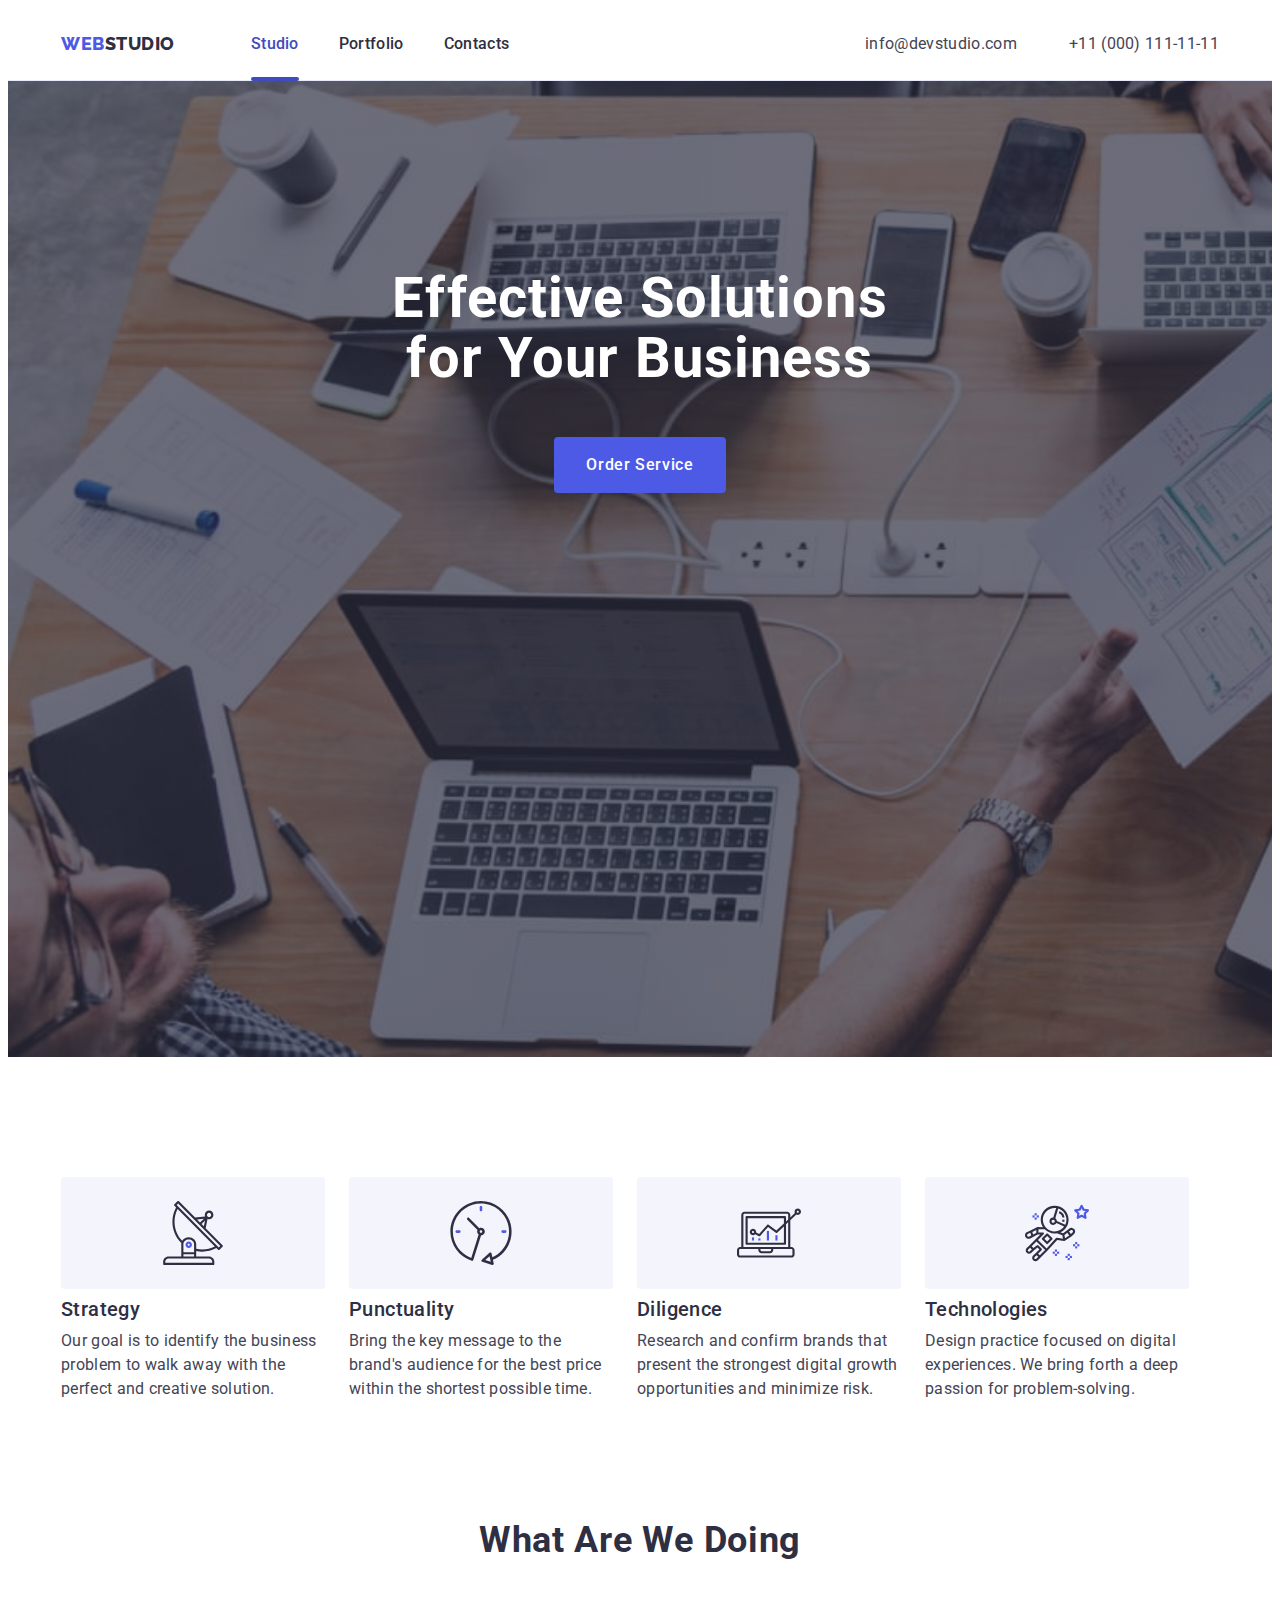
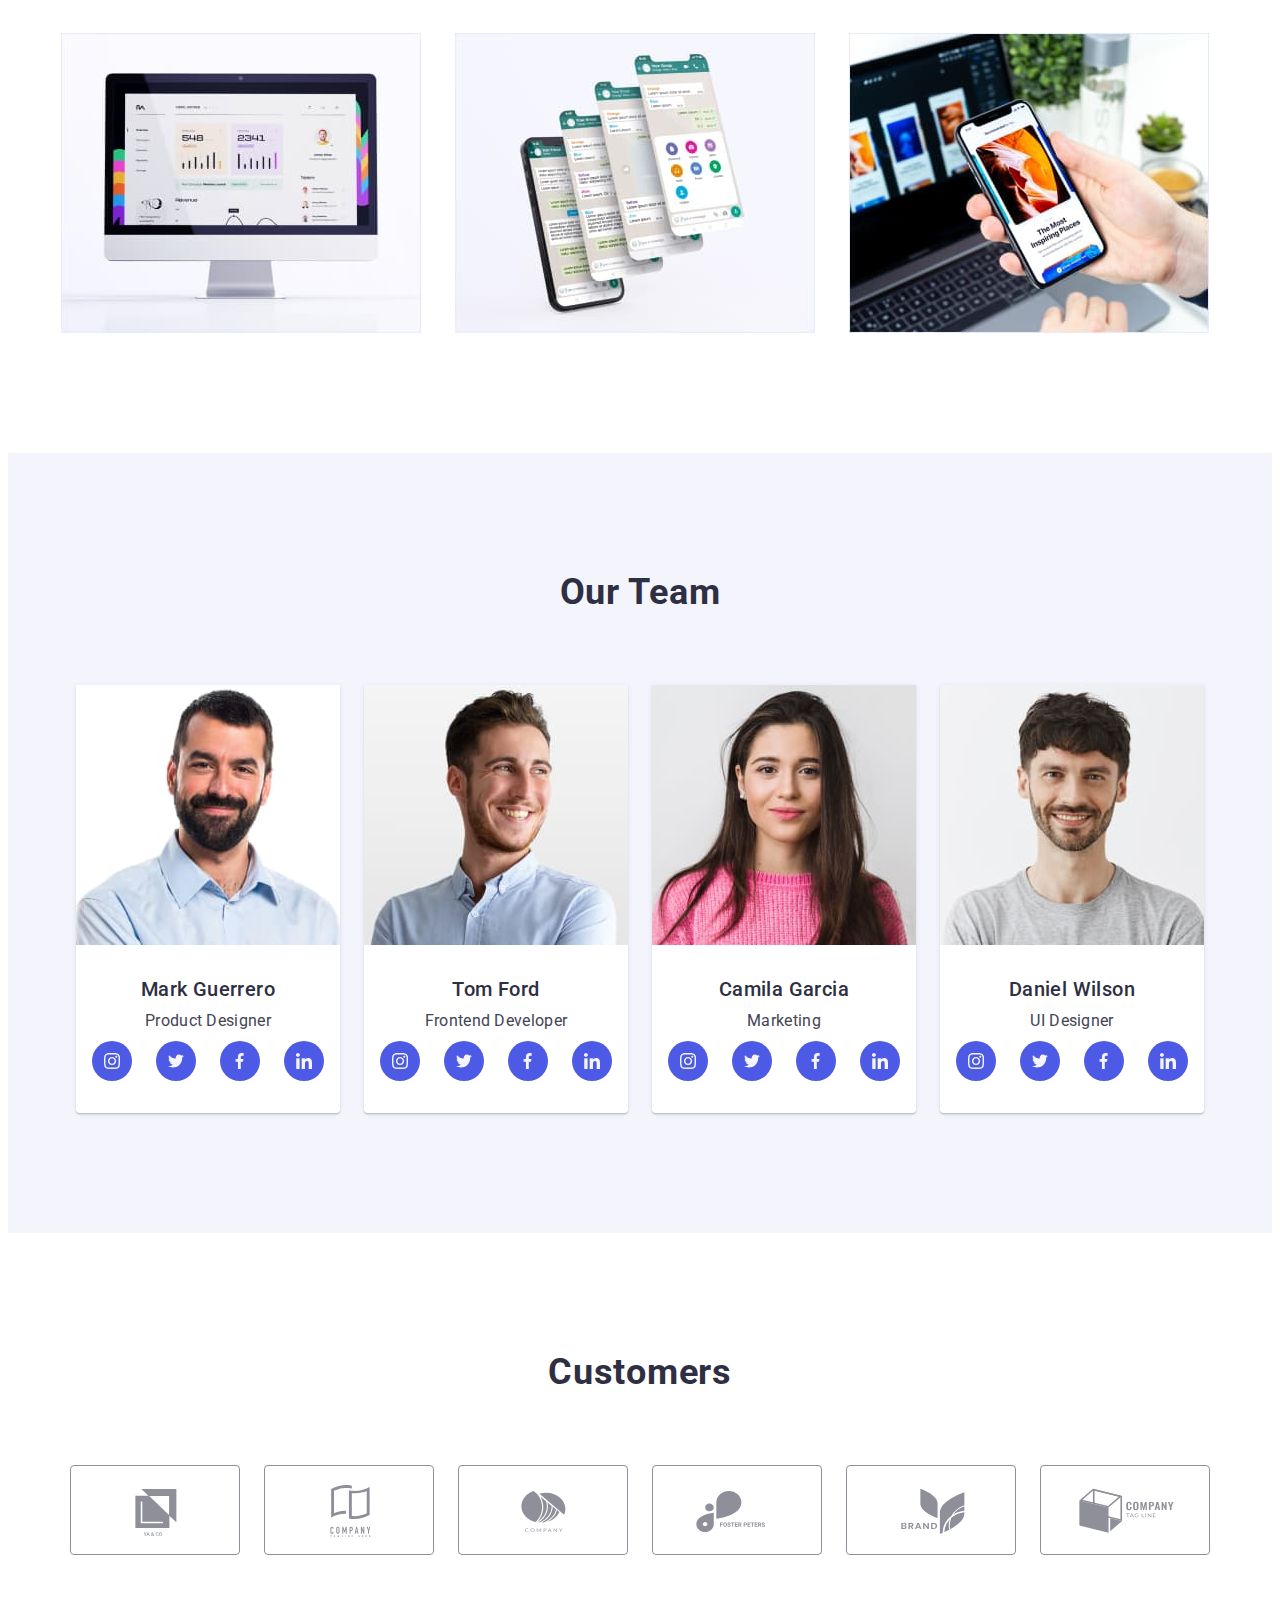
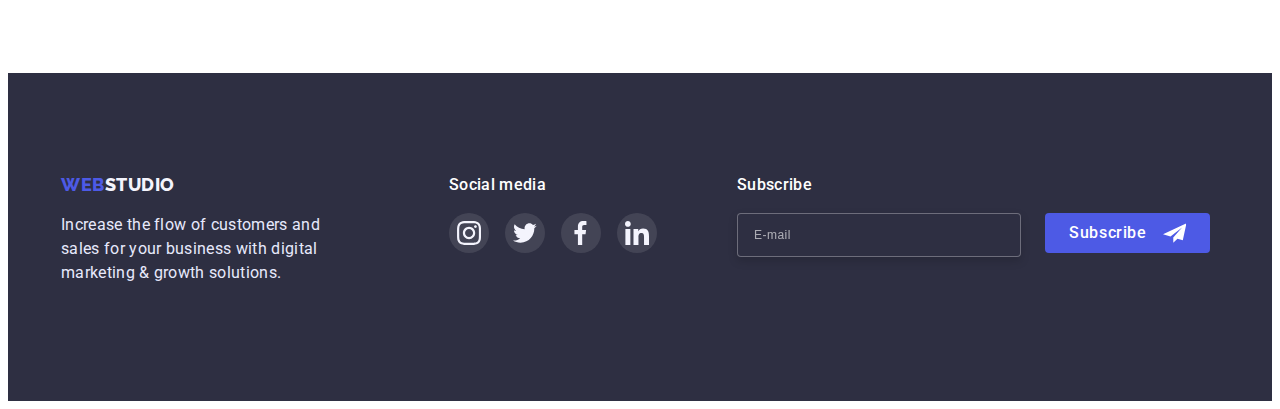
<file: index.html>
<!DOCTYPE html>
<html lang="en">
  <head>
    <meta charset="UTF-8" />
    <meta http-equiv="X-UA-Compatible" content="IE=edge" />
    <meta name="viewport" content="width=device-width, initial-scale=1.0" />
    <title>Studio</title>
    <link rel="preconnect" href="https://fonts.googleapis.com" />
    <link rel="preconnect" href="https://fonts.gstatic.com" crossorigin />
    <link
      href="https://fonts.googleapis.com/css2?family=Raleway:wght@800&family=Roboto:wght@400;500;700;900&display=swap"
      rel="stylesheet"
    />
    <link
      rel="stylesheet"
      href="https://cdnjs.cloudflare.com/ajax/libs/modern-normalize/1.1.0/modern-normalize.min.css"
      integrity="sha512-wpPYUAdjBVSE4KJnH1VR1HeZfpl1ub8YT/NKx4PuQ5NmX2tKuGu6U/JRp5y+Y8XG2tV+wKQpNHVUX03MfMFn9Q=="
      crossorigin="anonymous"
      referrerpolicy="no-referrer"
    />
    <link rel="stylesheet" href="./css/styles.css" />
    <link rel="stylesheet" href="./css/mobile.css" />
    <link rel="stylesheet" href="./css/tablet.css" />
    <link rel="stylesheet" href="./css/desktop.css" />
  </head>
  <body>
    <header class="page-header">
      <div class="container page-header-container">
        <nav class="header-navigation">
          <a class="header-logo" href="./index.html"
            ><span class="accent">Web</span>Studio</a
          >
          <ul class="header-list">
            <li class="header-item list">
              <a class="header-link link current" href="./index.html">Studio</a>
            </li>
            <li class="header-item list">
              <a class="header-link link" href="./portfolio.html">Portfolio</a>
            </li>
            <li class="header-item list">
              <a class="header-link link" href="">Contacts</a>
            </li>
          </ul>
        </nav>
        <address class="address">
          <ul class="box-address list">
            <li class="header-address-list">
              <a class="header-address link" href="mailto:info@devstudio.com"
                >info@devstudio.com</a
              >
            </li>
            <li class="header-address-list">
              <a class="header-address link" href="tel:+110001111111"
                >+11 (000) 111-11-11</a
              >
            </li>
          </ul>
        </address>
        <button type="button" class="mobile-menu-open js-open-menu">
          <svg class="mobile-menu-open-icon" width="32" height="22">
            <use href="./images/sprite.svg#icon-burger"></use>
          </svg>
        </button>
      </div>
      <div class="mobile-menu js-menu-container">
        <div class="container">
          <div>
            <button
              type="button"
              class="mobile-menu-close-button js-close-menu"
            >
              <svg class="mobile-close-icon" width="8" height="8">
                <use href="./images/sprite.svg#icon-close-vector"></use>
              </svg>
            </button>
            <ul class="mobile-menu-list list">
              <li class="mobile-menu-item">
                <a class="mobile-menu-link current link" href="./index.html"
                  >Studio</a
                >
              </li>
              <li class="mobile-menu-item">
                <a class="mobile-menu-link link" href="./portfolio.html"
                  >Portfolio</a
                >
              </li>
              <li class="mobile-menu-item">
                <a class="mobile-menu-link link" href="">Contacts</a>
              </li>
            </ul>
          </div>

          <div class="moble-menu-adress-container">
            <ul class="mobile-menu-adress list">
              <li class="mobile-menu-tel">
                <a class="mobile-tel-link link" href="tel:+110001111111"
                  >+11 (000) 111-11-11</a
                >
              </li>
              <li class="mobile-menu-mail">
                <a
                  class="mobile-mail-link link"
                  href="mailto:info@devstudio.com"
                  >info@devstudio.com</a
                >
              </li>
            </ul>
            <ul class="mobile-menu-social-list list">
              <li class="mobile-menu-social-item">
                <a href="" class="mobile-menu-social-link link">
                  <svg class="social-list-icon" width="24" height="24">
                    <use href="./images/sprite.svg#icon-instagram-2"></use>
                  </svg>
                </a>
              </li>
              <li class="mobile-menu-social-item">
                <a href="" class="mobile-menu-social-link">
                  <svg class="social-list-icon" width="24" height="24">
                    <use href="./images/sprite.svg#icon-twitter"></use>
                  </svg>
                </a>
              </li>
              <li class="mobile-menu-social-item">
                <a href="" class="mobile-menu-social-link">
                  <svg class="social-list-icon" width="24" height="24">
                    <use href="./images/sprite.svg#icon-facebook"></use>
                  </svg>
                </a>
              </li>
              <li class="mobile-menu-social-item">
                <a href="" class="mobile-menu-social-link">
                  <svg class="social-list-icon" width="24" height="24">
                    <use href="./images/sprite.svg#icon-linkedin"></use>
                  </svg>
                </a>
              </li>
            </ul>
          </div>
        </div>
      </div>
    </header>
    <main>
      <section class="service">
        <div class="container">
          <h1 class="service-title">Effective Solutions for Your Business</h1>
          <button class="service-button button" type="button" data-modal-open>
            Order Service
          </button>
        </div>
      </section>

      <section class="rules section">
        <div class="container">
          <h2 class="visually-hidden">features</h2>
          <ul class="rules-list list">
            <li class="rules-item">
              <div class="rules-block">
                <svg class="rules-list-icon" width="64" height="64">
                  <use href="./images/sprite.svg#icon-antenna"></use>
                </svg>
              </div>
              <h3 class="rules-title title">Strategy</h3>
              <p class="rules-text">
                Our goal is to identify the business problem to walk away with
                the perfect and creative solution.
              </p>
            </li>
            <li class="rules-item">
              <div class="rules-block">
                <svg class="rules-list-icon" width="64" height="64">
                  <use href="./images/sprite.svg#icon-clock"></use>
                </svg>
              </div>
              <h3 class="rules-title title">Punctuality</h3>
              <p class="rules-text">
                Bring the key message to the brand's audience for the best price
                within the shortest possible time.
              </p>
            </li>
            <li class="rules-item">
              <div class="rules-block">
                <svg class="rules-list-icon" width="64" height="64">
                  <use href="./images/sprite.svg#icon-diagram"></use>
                </svg>
              </div>
              <h3 class="rules-title title">Diligence</h3>
              <p class="rules-text">
                Research and confirm brands that present the strongest digital
                growth opportunities and minimize risk.
              </p>
            </li>
            <li class="rules-item">
              <div class="rules-block">
                <svg class="rules-list-icon" width="64" height="64">
                  <use href="./images/sprite.svg#icon-astronaut"></use>
                </svg>
              </div>
              <h3 class="rules-title title">Technologies</h3>
              <p class="rules-text">
                Design practice focused on digital experiences. We bring forth a
                deep passion for problem-solving.
              </p>
            </li>
          </ul>
        </div>
      </section>

      <section class="presentation section">
        <div class="container">
          <h2 class="presentation-title main-title">What are we doing</h2>
          <ul class="presentation-list list">
            <li class="presentation-item item">
              <img
                srcset="
                  ./images/Rectangle71.jpg    1x,
                  ./images/Rectangle71_2x.jpg 2x
                "
                class="presentation-image"
                src="./images/Rectangle71.jpg"
                alt="monitor"
                width="360"
              />
            </li>
            <li class="presentation-item item">
              <img
                srcset="
                  ./images/Rectangle71_1.jpg    1x,
                  ./images/Rectangle71_1_2x.jpg 2x
                "
                class="presentation-image"
                src="./images/Rectangle71_1.jpg"
                alt="information"
                width="360"
              />
            </li>
            <li class="presentation-item item">
              <img
                srcset="
                  ./images/Rectangle71_2.jpg    1x,
                  ./images/Rectangle71_2_2x.jpg 2x
                "
                class="presentation-image"
                src="./images/Rectangle71_2.jpg"
                alt="telephone"
                width="360"
              />
            </li>
          </ul>
        </div>
      </section>

      <section class="team section">
        <div class="container">
          <h2 class="team-title main-title">Our Team</h2>
          <ul class="team-list list">
            <li class="team-item">
              <picture>
                <source
                  srcset="./images/img.jpg 1x, ./images/img_2x.jpg 2x"
                  media="(min-width: 1200px)"
                />
                <source
                  srcset="./images/img-tab.jpg 1x, ./images/img-tab_2x.jpg 2x"
                  media="(min-width: 768px)"
                />
                <source
                  srcset="./images/img-mob.jpg 1x, ./images/img-mob_2x.jpg 2x"
                  media="(max-width: 767px)"
                />
                <img
                  class="team-photo"
                  src="./images/img-mob.jpg"
                  alt="product designer's photo"
                  width="264"
                />
              </picture>
              <div class="team-text">
                <h3 class="team-title-name title">Mark Guerrero</h3>
                <p class="team-about">Product Designer</p>
                <ul class="social-list list">
                  <li class="social-list-item">
                    <a href="" class="social-list-link">
                      <svg class="social-list-icon" width="16" height="16">
                        <use href="./images/sprite.svg#icon-instagram-2"></use>
                      </svg>
                    </a>
                  </li>
                  <li class="social-list-item">
                    <a href="" class="social-list-link">
                      <svg class="social-list-icon" width="16" height="16">
                        <use href="./images/sprite.svg#icon-twitter"></use>
                      </svg>
                    </a>
                  </li>
                  <li class="social-list-item">
                    <a href="" class="social-list-link">
                      <svg class="social-list-icon" width="16" height="16">
                        <use href="./images/sprite.svg#icon-facebook"></use>
                      </svg>
                    </a>
                  </li>
                  <li class="social-list-item">
                    <a href="" class="social-list-link">
                      <svg class="social-list-icon" width="16" height="16">
                        <use href="./images/sprite.svg#icon-linkedin"></use>
                      </svg>
                    </a>
                  </li>
                </ul>
              </div>
            </li>
            <li class="team-item">
              <picture
                ><source
                  srcset="./images/img1.jpg 1x, ./images/img-1_2x.jpg 2x"
                  media="(min-width: 1200px)" />
                <source
                  srcset="./images/img1-tab.jpg 1x, ./images/img1-tab_2x.jpg 2x"
                  media="(min-width: 768px)" />
                <source
                  srcset="./images/img1-mob.jpg 1x, ./images/img1-mob_2x.jpg 2x"
                  media="(max-width: 767px)" />
                <img
                  class="team-photo"
                  src="./images/img1-mob.jpg"
                  alt="frontend developer photo"
                  width="264"
              /></picture>
              <div class="team-text">
                <h3 class="team-title-name title">Tom Ford</h3>
                <p class="team-about">Frontend Developer</p>
                <ul class="social-list list">
                  <li class="social-list-item">
                    <a href="" class="social-list-link">
                      <svg class="social-list-icon" width="16" height="16">
                        <use href="./images/sprite.svg#icon-instagram-2"></use>
                      </svg>
                    </a>
                  </li>
                  <li class="social-list-item">
                    <a href="" class="social-list-link">
                      <svg class="social-list-icon" width="16" height="16">
                        <use href="./images/sprite.svg#icon-twitter"></use>
                      </svg>
                    </a>
                  </li>
                  <li class="social-list-item">
                    <a href="" class="social-list-link">
                      <svg class="social-list-icon" width="16" height="16">
                        <use href="./images/sprite.svg#icon-facebook"></use>
                      </svg>
                    </a>
                  </li>
                  <li class="social-list-item">
                    <a href="" class="social-list-link">
                      <svg class="social-list-icon" width="16" height="16">
                        <use href="./images/sprite.svg#icon-linkedin"></use>
                      </svg>
                    </a>
                  </li>
                </ul>
              </div>
            </li>
            <li class="team-item">
              <picture>
                <source
                  srcset="./images/img2.jpg 1x, ./images/img-2_2x.jpg 2x"
                  media="(min-width: 1200px)"
                />
                <source
                  srcset="./images/img2-tab.jpg 1x, ./images/img2-tab_2x.jpg 2x"
                  media="(min-width: 768px)"
                />
                <source
                  srcset="./images/img2-mob.jpg 1x, ./images/img2-mob_2x.jpg 2x"
                  media="(max-width: 767px)"
                />
                <img
                  class="team-photo"
                  src="./images/img2-mob.jpg"
                  alt="photo of a marketer"
                  width="264"
                />
              </picture>
              <div class="team-text">
                <h3 class="team-title-name title">Camila Garcia</h3>
                <p class="team-about">Marketing</p>
                <ul class="social-list list">
                  <li class="social-list-item">
                    <a href="" class="social-list-link">
                      <svg class="social-list-icon" width="16" height="16">
                        <use href="./images/sprite.svg#icon-instagram-2"></use>
                      </svg>
                    </a>
                  </li>
                  <li class="social-list-item">
                    <a href="" class="social-list-link">
                      <svg class="social-list-icon" width="16" height="16">
                        <use href="./images/sprite.svg#icon-twitter"></use>
                      </svg>
                    </a>
                  </li>
                  <li class="social-list-item">
                    <a href="" class="social-list-link">
                      <svg class="social-list-icon" width="16" height="16">
                        <use href="./images/sprite.svg#icon-facebook"></use>
                      </svg>
                    </a>
                  </li>
                  <li class="social-list-item">
                    <a href="" class="social-list-link">
                      <svg class="social-list-icon" width="16" height="16">
                        <use href="./images/sprite.svg#icon-linkedin"></use>
                      </svg>
                    </a>
                  </li>
                </ul>
              </div>
            </li>
            <li class="team-item">
              <picture>
                <source
                  srcset="./images/img3.jpg 1x, ./images/img-3_2x.jpg 2x"
                  media="(min-width: 1200px)"
                />
                <source
                  srcset="./images/img3-tab.jpg 1x, ./images/img3-tab_2x.jpg 2x"
                  media="(min-width: 768px)"
                />
                <source
                  srcset="./images/img3-mob.jpg 1x, ./images/img3-mob_2x.jpg 2x"
                  media="(max-width: 767px)"
                />
                <img
                  class="team-photo"
                  src="./images/img3-mob.jpg"
                  alt="designer's photo"
                  width="264"
                />
              </picture>
              <div class="team-text">
                <h3 class="team-title-name">Daniel Wilson</h3>
                <p class="team-about">UI Designer</p>
                <ul class="social-list list">
                  <li class="social-list-item">
                    <a href="" class="social-list-link">
                      <svg class="social-list-icon" width="16" height="16">
                        <use href="./images/sprite.svg#icon-instagram-2"></use>
                      </svg>
                    </a>
                  </li>
                  <li class="social-list-item">
                    <a href="" class="social-list-link">
                      <svg class="social-list-icon" width="16" height="16">
                        <use href="./images/sprite.svg#icon-twitter"></use>
                      </svg>
                    </a>
                  </li>
                  <li class="social-list-item">
                    <a href="" class="social-list-link">
                      <svg class="social-list-icon" width="16" height="16">
                        <use href="./images/sprite.svg#icon-facebook"></use>
                      </svg>
                    </a>
                  </li>
                  <li class="social-list-item">
                    <a href="" class="social-list-link">
                      <svg class="social-list-icon" width="16" height="16">
                        <use href="./images/sprite.svg#icon-linkedin"></use>
                      </svg>
                    </a>
                  </li>
                </ul>
              </div>
            </li>
          </ul>
        </div>
      </section>
      <section class="customers section">
        <div class="container">
          <h2 class="customers-title">Customers</h2>
          <ul class="customers-list list">
            <li class="customers-item">
              <a href="" class="customers-link">
                <svg class="customers-link-icon" width="104" height="56">
                  <use href="./images/sprite.svg#icon-ya-and-co"></use>
                </svg>
              </a>
            </li>
            <li class="customers-item">
              <a href="" class="customers-link">
                <svg class="customers-link-icon" width="104" height="56">
                  <use href="./images/sprite.svg#icon-company"></use>
                </svg>
              </a>
            </li>
            <li class="customers-item">
              <a href="" class="customers-link">
                <svg class="customers-link-icon" width="104" height="56">
                  <use href="./images/sprite.svg#icon-company2"></use>
                </svg>
              </a>
            </li>
            <li class="customers-item">
              <a href="" class="customers-link">
                <svg class="customers-link-icon" width="104" height="56">
                  <use href="./images/sprite.svg#icon-foster-peters"></use>
                </svg>
              </a>
            </li>
            <li class="customers-item">
              <a href="" class="customers-link">
                <svg class="customers-link-icon" width="104" height="56">
                  <use href="./images/sprite.svg#icon-brand"></use>
                </svg>
              </a>
            </li>
            <li class="customers-item">
              <a href="" class="customers-link">
                <svg class="customers-link-icon" width="104" height="56">
                  <use href="./images/sprite.svg#icon-tag-line"></use>
                </svg>
              </a>
            </li>
          </ul>
        </div>
      </section>
    </main>
    <footer class="footer">
      <div class="footer-container container">
        <div class="container-logo">
          <a class="footer-logo link" href="./index.html"
            ><span class="accent">Web</span>Studio</a
          >
          <p class="footer-text">
            Increase the flow of customers and sales for your business with
            digital marketing & growth solutions.
          </p>
        </div>
        <div class="container-social">
          <h2 class="footer-title">Social media</h2>
          <ul class="footer-list list">
            <li class="footer-list-item">
              <a href="" class="footer-list-link">
                <svg class="footer-list-icon" width="24" height="24">
                  <use href="./images/sprite.svg#icon-instagram-2"></use>
                </svg>
              </a>
            </li>
            <li class="footer-list-item">
              <a href="" class="footer-list-link">
                <svg class="footer-list-icon" width="24" height="24">
                  <use href="./images/sprite.svg#icon-twitter"></use>
                </svg>
              </a>
            </li>
            <li class="footer-list-item">
              <a href="" class="footer-list-link">
                <svg class="footer-list-icon" width="24" height="24">
                  <use href="./images/sprite.svg#icon-facebook"></use>
                </svg>
              </a>
            </li>
            <li class="footer-list-item">
              <a href="" class="footer-list-link">
                <svg class="footer-list-icon" width="24" height="24">
                  <use href="./images/sprite.svg#icon-linkedin"></use>
                </svg>
              </a>
            </li>
          </ul>
        </div>
        <div class="container-subscribe">
          <form class="form-subscribe">
            <p class="text-subscribe">Subscribe</p>
            <div class="subscribe-message">
              <label class="subscribe-field">
                <input
                  type="email"
                  name="user-email"
                  class="email-form-input"
                  required
                  placeholder="E-mail"
                />
              </label>
              <button type="submit" class="subscribe-button button">
                Subscribe
                <svg class="telegram-vector" width="24" height="20">
                  <use href="./images/sprite.svg#icon-telegram"></use>
                </svg>
              </button>
            </div>
          </form>
        </div>
      </div>
    </footer>
    <div class="backdrop is-hidden" data-modal>
      <div class="modal">
        <button type="button" class="modal-close-button" data-modal-close>
          <svg class="modal-close-button-vector" width="8" height="8">
            <use href="./images/sprite.svg#icon-close-vector"></use>
          </svg>
        </button>
        <form class="modal-form">
          <p class="modal-text">
            Leave your contacts and we will call you back
          </p>
          <label class="modal-form-field">
            <span class="modal-form-input-descr-name"> Name </span>
            <span class="modal-form-input-wrapper">
              <input
                type="text"
                name="user-name"
                class="modal-form-input"
                required
                pattern="[a-zA-Zа-яА-Я]+$"
                minlength="2"
              />
              <svg class="modal-form-input-icon" width="12" height="12">
                <use href="./images/sprite.svg#icon-name"></use>
              </svg>
            </span>
          </label>
          <label class="modal-form-field">
            <span class="modal-form-input-descr"> Phone </span>
            <span class="modal-form-input-wrapper">
              <input
                type="tel"
                name="user-phone-number"
                class="modal-form-input"
                required
                pattern="[0-9]{3}-[0-9]{3}-[0-9]{2}-[0-9]{2}"
                title="xxx-xxx-xx-xx"
              />
              <svg class="modal-form-input-icon" width="13" height="13">
                <use href="./images/sprite.svg#icon-phone"></use>
              </svg>
            </span>
          </label>
          <label class="modal-form-field">
            <span class="modal-form-input-descr"> Email </span>
            <span class="modal-form-input-wrapper">
              <input
                type="email"
                name="user-email"
                class="modal-form-input"
                required
              />
              <svg class="modal-form-input-icon" width="15" height="12">
                <use href="./images/sprite.svg#icon-email"></use>
              </svg>
            </span>
          </label>
          <label class="modal-form-field-message">
            <span class="modal-form-input-descr"> Comment </span>
            <textarea
              name="user-message"
              class="modal-form-message"
              placeholder="Text input"
            ></textarea>
          </label>
          <input
            id="user-policy"
            type="checkbox"
            name="user-policy"
            class="modal-form-check visually-hidden"
          />
          <label for="user-policy" class="modal-form-check-desc"
            >I accept the terms and conditions of the&nbsp;
            <a class="user-policy-link" href="">Privacy Policy</a></label
          >
          <button type="submit" class="modal-form-submit button">Send</button>
        </form>
      </div>
    </div>
    <script src="./js/mobile-menu.js"></script>
    <script src="./js/modal.js"></script>
  </body>
</html>
</file>
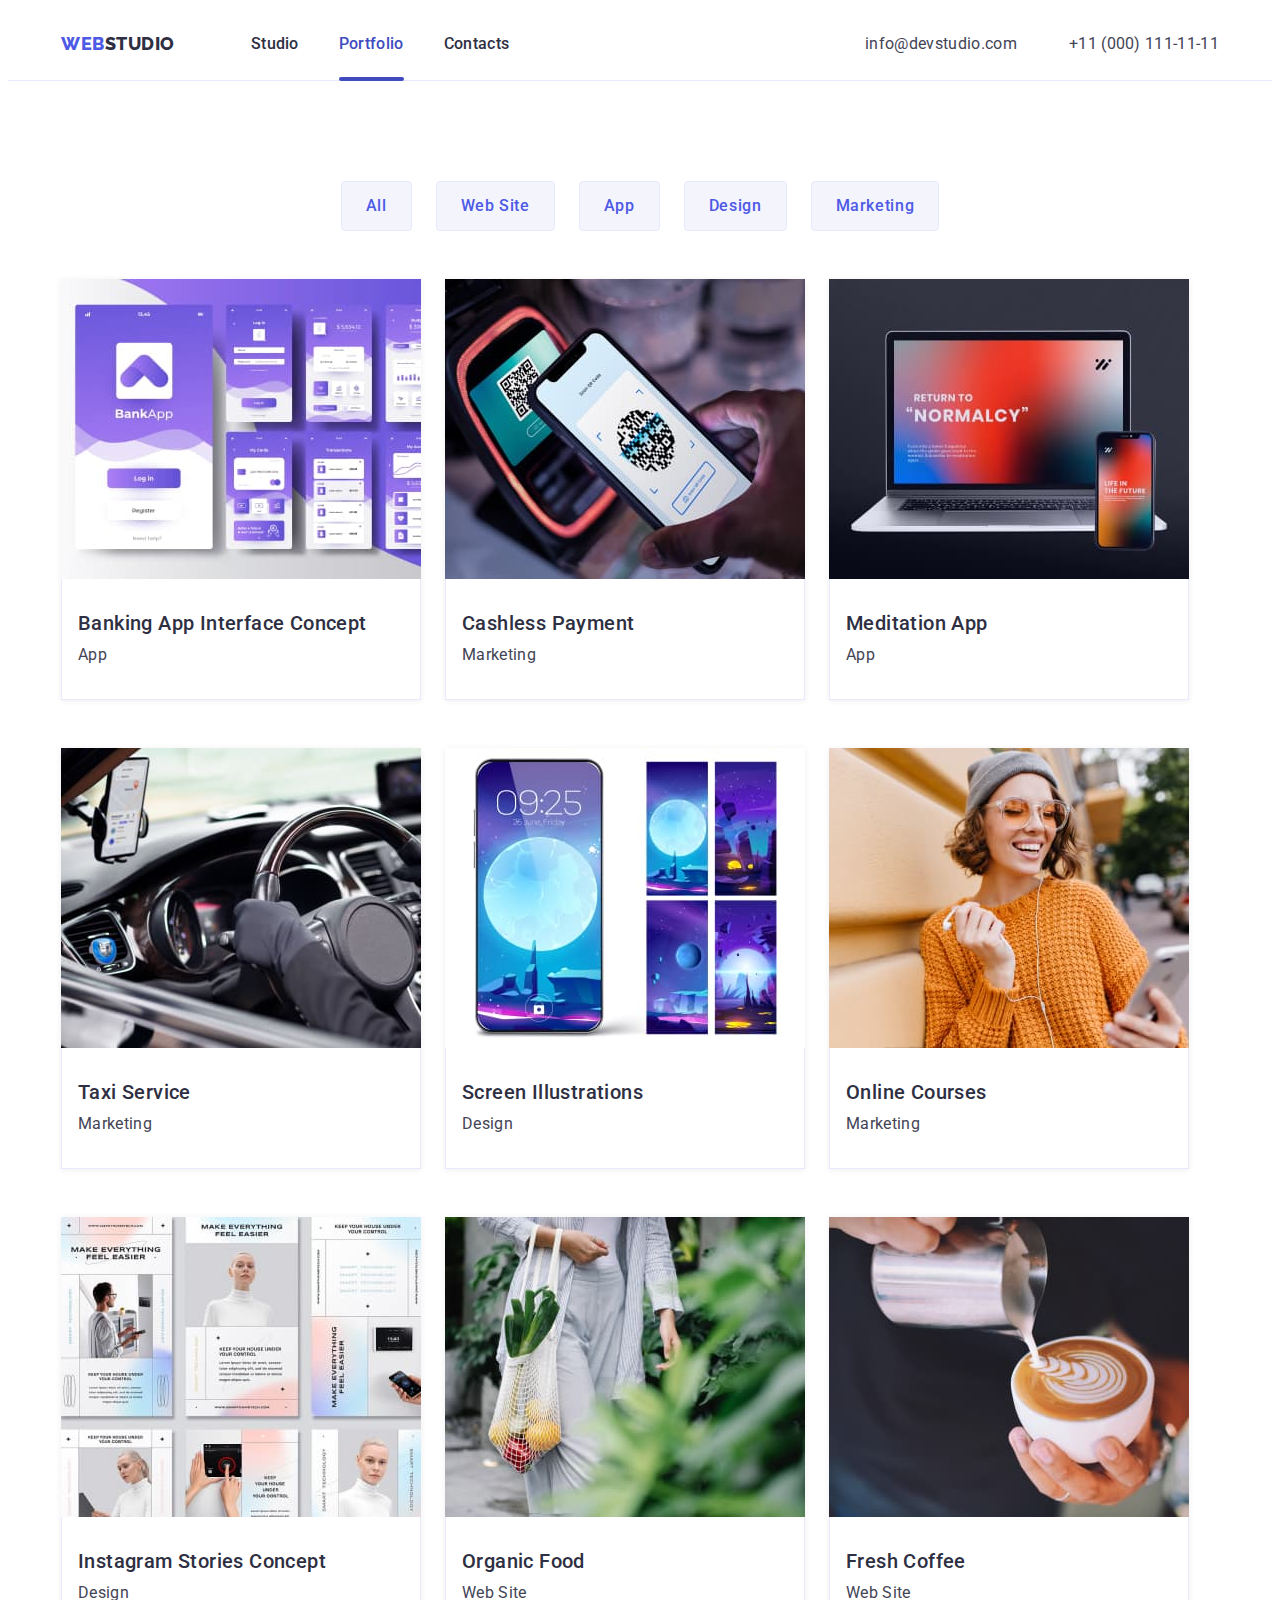
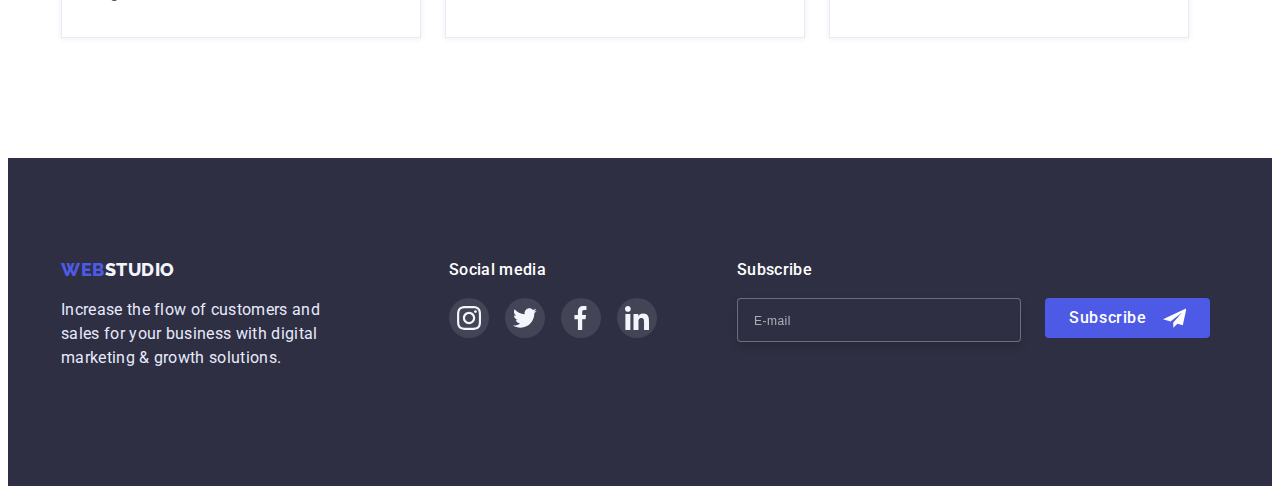
<file: portfolio.html>
<!DOCTYPE html>
<html lang="en">
  <head>
    <meta charset="UTF-8" />
    <meta http-equiv="X-UA-Compatible" content="IE=edge" />
    <meta name="viewport" content="width=device-width, initial-scale=1.0" />
    <title>Portfolio</title>
    <link rel="preconnect" href="https://fonts.googleapis.com" />
    <link rel="preconnect" href="https://fonts.gstatic.com" crossorigin />
    <link
      href="https://fonts.googleapis.com/css2?family=Raleway:wght@800&family=Roboto:wght@400;500;700;900&display=swap"
      rel="stylesheet"
    />
    <link
      rel="stylesheet"
      href="https://cdnjs.cloudflare.com/ajax/libs/modern-normalize/1.1.0/modern-normalize.min.css"
      integrity="sha512-wpPYUAdjBVSE4KJnH1VR1HeZfpl1ub8YT/NKx4PuQ5NmX2tKuGu6U/JRp5y+Y8XG2tV+wKQpNHVUX03MfMFn9Q=="
      crossorigin="anonymous"
      referrerpolicy="no-referrer"
    />
    <link rel="stylesheet" href="./css/styles.css" />
    <link rel="stylesheet" href="./css/mobile.css" />
    <link rel="stylesheet" href="./css/tablet.css" />
    <link rel="stylesheet" href="./css/desktop.css" />
  </head>
  <body>
    <header class="page-header">
      <div class="container page-header-container">
        <nav class="header-navigation">
          <a class="header-logo" href="./index.html"
            ><span class="accent">Web</span>Studio</a
          >

          <ul class="header-list">
            <li class="header-item list">
              <a class="header-link link" href="./index.html">Studio</a>
            </li>
            <li class="header-item list">
              <a class="header-link link current" href="./portfolio.html"
                >Portfolio</a
              >
            </li>
            <li class="header-item list">
              <a class="header-link link" href="">Contacts</a>
            </li>
          </ul>
        </nav>
        <address class="address">
          <ul class="box-address list">
            <li class="header-address-list">
              <a class="header-address link" href="mailto:info@devstudio.com"
                >info@devstudio.com</a
              >
            </li>
            <li class="header-address-list">
              <a class="header-address link" href="tel:+110001111111"
                >+11 (000) 111-11-11</a
              >
            </li>
          </ul>
        </address>
        <button type="button" class="mobile-menu-open js-open-menu">
          <svg class="mobile-menu-open-icon" width="32" height="22">
            <use href="./images/sprite.svg#icon-burger"></use>
          </svg>
        </button>
      </div>
      <div class="mobile-menu js-menu-container">
        <div class="container">
          <div>
            <button
              type="button"
              class="mobile-menu-close-button js-close-menu"
            >
              <svg class="mobile-close-icon" width="8" height="8">
                <use href="./images/sprite.svg#icon-close-vector"></use>
              </svg>
            </button>
            <ul class="mobile-menu-list list">
              <li class="mobile-menu-item">
                <a class="mobile-menu-link link" href="./index.html">Studio</a>
              </li>
              <li class="mobile-menu-item">
                <a class="mobile-menu-link current link" href="./portfolio.html"
                  >Portfolio</a
                >
              </li>
              <li class="mobile-menu-item">
                <a class="mobile-menu-link link" href="">Contacts</a>
              </li>
            </ul>
          </div>

          <div class="moble-menu-adress-container">
            <ul class="mobile-menu-adress list">
              <li class="mobile-menu-tel">
                <a class="mobile-tel-link link" href="tel:+110001111111"
                  >+11 (000) 111-11-11</a
                >
              </li>
              <li class="mobile-menu-mail">
                <a
                  class="mobile-mail-link link"
                  href="mailto:info@devstudio.com"
                  >info@devstudio.com</a
                >
              </li>
            </ul>
            <ul class="mobile-menu-social-list list">
              <li class="mobile-menu-social-item">
                <a href="" class="mobile-menu-social-link link">
                  <svg class="social-list-icon" width="24" height="24">
                    <use href="./images/sprite.svg#icon-instagram-2"></use>
                  </svg>
                </a>
              </li>
              <li class="mobile-menu-social-item">
                <a href="" class="mobile-menu-social-link">
                  <svg class="social-list-icon" width="24" height="24">
                    <use href="./images/sprite.svg#icon-twitter"></use>
                  </svg>
                </a>
              </li>
              <li class="mobile-menu-social-item">
                <a href="" class="mobile-menu-social-link">
                  <svg class="social-list-icon" width="24" height="24">
                    <use href="./images/sprite.svg#icon-facebook"></use>
                  </svg>
                </a>
              </li>
              <li class="mobile-menu-social-item">
                <a href="" class="mobile-menu-social-link">
                  <svg class="social-list-icon" width="24" height="24">
                    <use href="./images/sprite.svg#icon-linkedin"></use>
                  </svg>
                </a>
              </li>
            </ul>
          </div>
        </div>
      </div>
    </header>
    <main>
      <section class="portfolio section">
        <div class="container">
          <h1 class="visually-hidden">Portfolio</h1>
          <ul class="portfolio-list-button list main-title">
            <li class="portfolio-item">
              <button class="portfolio-button button" type="button">All</button>
            </li>
            <li class="portfolio-item">
              <button class="portfolio-button button" type="button">
                Web Site
              </button>
            </li>
            <li class="portfolio-item">
              <button class="portfolio-button button" type="button">App</button>
            </li>
            <li class="portfolio-item">
              <button class="portfolio-button button" type="button">
                Design
              </button>
            </li>
            <li class="portfolio-item">
              <button class="portfolio-button button" type="button">
                Marketing
              </button>
            </li>
          </ul>

          <ul class="portfolio-list-img list">
            <li class="portfolio-item-img item">
              <a class="portfolio-link link" href="#">
                <div class="portfolio-wrapper">
                  <picture>
                    <source
                      srcset="./images/app.jpg 1x, ./images/app_2x.jpg 2x"
                      media="(min-width: 1200px)"
                    />
                    <source
                      srcset="
                        ./images/app_tab.jpg    1x,
                        ./images/app_tab_2x.jpg 2x
                      "
                      media="(min-width: 768px)"
                    />
                    <source
                      srcset="
                        ./images/app_mob.jpg    1x,
                        ./images/app_mob_2x.jpg 2x
                      "
                      media="(max-width: 767px)"
                    />
                    <img
                      class="portfolio-img"
                      src="./images/app_mob.jpg"
                      alt="app"
                      width="396"
                      height="280"
                    />
                  </picture>
                  <p class="overlay">
                    14 Stylish and User-Friendly App Design Concepts · Task
                    Manager App · Calorie Tracker App · Exotic Fruit Ecommerce
                    App · Cloud Storage App
                  </p>
                </div>
                <div class="portfolio-about">
                  <h2 class="portfolio-title title">
                    Banking App Interface Concept
                  </h2>
                  <p class="portfolio-text">App</p>
                </div>
              </a>
            </li>
            <li class="portfolio-item-img item">
              <a class="portfolio-link link" href="#">
                <div class="portfolio-wrapper">
                  <picture>
                    <source
                      srcset="
                        ./images/payment.jpg    1x,
                        ./images/payment_2x.jpg 2x
                      "
                      media="(min-width: 1200px)"
                    />
                    <source
                      srcset="
                        ./images/payment_tab.jpg    1x,
                        ./images/payment_tab_2x.jpg 2x
                      "
                      media="(min-width: 768px)"
                    />
                    <source
                      srcset="
                        ./images/payment_mob.jpg    1x,
                        ./images/payment_mob_2x.jpg 2x
                      "
                      media="(max-width: 767px)"
                    />
                    <img
                      class="portfolio-img"
                      src="./images/payment_mob.jpg"
                      alt="app"
                      width="396"
                      height="280"
                    />
                  </picture>
                  <p class="overlay">
                    14 Stylish and User-Friendly App Design Concepts · Task
                    Manager App · Calorie Tracker App · Exotic Fruit Ecommerce
                    App · Cloud Storage App
                  </p>
                </div>
                <div class="portfolio-about">
                  <h2 class="portfolio-title title">Cashless Payment</h2>
                  <p class="portfolio-text">Marketing</p>
                </div>
              </a>
            </li>
            <li class="portfolio-item-img item">
              <a class="portfolio-link link" href="#">
                <div class="portfolio-wrapper">
                  <picture>
                    <source
                      srcset="
                        ./images/meditation_app.jpg    1x,
                        ./images/meditation_app_2x.jpg 2x
                      "
                      media="(min-width: 1200px)"
                    />
                    <source
                      srcset="
                        ./images/meditation_app_tab.jpg    1x,
                        ./images/meditation_app_tab_2x.jpg 2x
                      "
                      media="(min-width: 768px)"
                    />
                    <source
                      srcset="
                        ./images/meditation_app_mob.jpg    1x,
                        ./images/meditation_app_mob_2x.jpg 2x
                      "
                      media="(max-width: 767px)"
                    />
                    <img
                      class="portfolio-img"
                      src="./images/meditation_app_mob.jpg"
                      alt="app"
                      width="396"
                      height="280"
                    />
                  </picture>
                  <p class="overlay">
                    14 Stylish and User-Friendly App Design Concepts · Task
                    Manager App · Calorie Tracker App · Exotic Fruit Ecommerce
                    App · Cloud Storage App
                  </p>
                </div>
                <div class="portfolio-about">
                  <h2 class="portfolio-title title">Meditation App</h2>
                  <p class="portfolio-text">App</p>
                </div>
              </a>
            </li>
            <li class="portfolio-item-img item">
              <a class="portfolio-link link" href="#">
                <div class="portfolio-wrapper">
                  <picture>
                    <source
                      srcset="
                        ./images/taxi_service.jpg    1x,
                        ./images/taxi-service_2x.jpg 2x
                      "
                      media="(min-width: 1200px)"
                    />
                    <source
                      srcset="
                        ./images/taxi_service_tab.jpg    1x,
                        ./images/taxi_service_tab_2x.jpg 2x
                      "
                      media="(min-width: 768px)"
                    />
                    <source
                      srcset="
                        ./images/taxi_service_mob.jpg    1x,
                        ./images/taxi_service_mob_2x.jpg 2x
                      "
                      media="(max-width: 767px)"
                    />
                    <img
                      class="portfolio-img"
                      src="./images/taxi_service_mob.jpg"
                      alt="app"
                      width="396"
                      height="280"
                    />
                  </picture>
                  <p class="overlay">
                    14 Stylish and User-Friendly App Design Concepts · Task
                    Manager App · Calorie Tracker App · Exotic Fruit Ecommerce
                    App · Cloud Storage App
                  </p>
                </div>
                <div class="portfolio-about">
                  <h2 class="portfolio-title title">Taxi Service</h2>
                  <p class="portfolio-text">Marketing</p>
                </div>
              </a>
            </li>
            <li class="portfolio-item-img item">
              <a class="portfolio-link link" href="#">
                <div class="portfolio-wrapper">
                  <picture>
                    <source
                      srcset="./images/screen.jpg 1x, ./images/screen_2x.jpg 2x"
                      media="(min-width: 1200px)"
                    />
                    <source
                      srcset="
                        ./images/screen_tab.jpg    1x,
                        ./images/screen_tab_2x.jpg 2x
                      "
                      media="(min-width: 768px)"
                    />
                    <source
                      srcset="
                        ./images/screen_mob.jpg    1x,
                        ./images/screen_mob_2x.jpg 2x
                      "
                      media="(max-width: 767px)"
                    />
                    <img
                      class="portfolio-img"
                      src="./images/screen_mob.jpg"
                      alt="app"
                      width="396"
                      height="280"
                    />
                  </picture>
                  <p class="overlay">
                    14 Stylish and User-Friendly App Design Concepts · Task
                    Manager App · Calorie Tracker App · Exotic Fruit Ecommerce
                    App · Cloud Storage App
                  </p>
                </div>
                <div class="portfolio-about">
                  <h2 class="portfolio-title title">Screen Illustrations</h2>
                  <p class="portfolio-text">Design</p>
                </div>
              </a>
            </li>
            <li class="portfolio-item-img item">
              <a class="portfolio-link link" href="#">
                <div class="portfolio-wrapper">
                  <picture>
                    <source
                      srcset="
                        ./images/Online_courses.jpg    1x,
                        ./images/Online-courses_2x.jpg 2x
                      "
                      media="(min-width: 1200px)"
                    />
                    <source
                      srcset="
                        ./images/Online_courses_tab.jpg    1x,
                        ./images/Online_courses_tab_2x.jpg 2x
                      "
                      media="(min-width: 768px)"
                    />
                    <source
                      srcset="
                        ./images/Online_courses_mob.jpg    1x,
                        ./images/Online_courses_mob_2x.jpg 2x
                      "
                      media="(max-width: 767px)"
                    />
                    <img
                      class="portfolio-img"
                      src="./images/Online_courses_mob.jpg"
                      alt="app"
                      width="396"
                      height="280"
                    />
                  </picture>
                  <p class="overlay">
                    14 Stylish and User-Friendly App Design Concepts · Task
                    Manager App · Calorie Tracker App · Exotic Fruit Ecommerce
                    App · Cloud Storage App
                  </p>
                </div>
                <div class="portfolio-about">
                  <h2 class="portfolio-title title">Online Courses</h2>
                  <p class="portfolio-text">Marketing</p>
                </div>
              </a>
            </li>
            <li class="portfolio-item-img item">
              <a class="portfolio-link link" href="#">
                <div class="portfolio-wrapper">
                  <picture>
                    <source
                      srcset="
                        ./images/instagram_stories.jpg    1x,
                        ./images/instagram_stories_2x.jpg 2x
                      "
                      media="(min-width: 1200px)"
                    />
                    <source
                      srcset="
                        ./images/instagram_stories_tab.jpg    1x,
                        ./images/instagram_stories_tab_2x.jpg 2x
                      "
                      media="(min-width: 768px)"
                    />
                    <source
                      srcset="
                        ./images/instagram_stories_mob.jpg    1x,
                        ./images/instagram_stories_mob_2x.jpg 2x
                      "
                      media="(max-width: 767px)"
                    />
                    <img
                      class="portfolio-img"
                      src="./images/instagram_stories_mob.jpg"
                      alt="app"
                      width="396"
                      height="280"
                    />
                  </picture>
                  <p class="overlay">
                    14 Stylish and User-Friendly App Design Concepts · Task
                    Manager App · Calorie Tracker App · Exotic Fruit Ecommerce
                    App · Cloud Storage App
                  </p>
                </div>
                <div class="portfolio-about">
                  <h2 class="portfolio-title title">
                    Instagram Stories Concept
                  </h2>
                  <p class="portfolio-text">Design</p>
                </div>
              </a>
            </li>
            <li class="portfolio-item-img item">
              <a class="portfolio-link link" href="#">
                <div class="portfolio-wrapper">
                  <picture>
                    <source
                      srcset="
                        ./images/organic_food.jpg    1x,
                        ./images/organic_food_2x.jpg 2x
                      "
                      media="(min-width: 1200px)"
                    />
                    <source
                      srcset="
                        ./images/organic_food_tab.jpg    1x,
                        ./images/organic_food_tab_2x.jpg 2x
                      "
                      media="(min-width: 768px)"
                    />
                    <source
                      srcset="
                        ./images/organic-food_mob.jpg    1x,
                        ./images/organic-food_mob_2x.jpg 2x
                      "
                      media="(max-width: 767px)"
                    />
                    <img
                      class="portfolio-img"
                      src="./images/organic-food_mob.jpg"
                      alt="app"
                      width="396"
                      height="280"
                    />
                  </picture>
                  <p class="overlay">
                    14 Stylish and User-Friendly App Design Concepts · Task
                    Manager App · Calorie Tracker App · Exotic Fruit Ecommerce
                    App · Cloud Storage App
                  </p>
                </div>
                <div class="portfolio-about">
                  <h2 class="portfolio-title title">Organic Food</h2>
                  <p class="portfolio-text">Web Site</p>
                </div>
              </a>
            </li>
            <li class="portfolio-item-img item">
              <a class="portfolio-link link" href="#">
                <div class="portfolio-wrapper">
                  <picture>
                    <source
                      srcset="./images/coffee.jpg 1x, ./images/coffee_2x.jpg 2x"
                      media="(min-width: 1200px)"
                    />
                    <source
                      srcset="
                        ./images/coffee_tab.jpg    1x,
                        ./images/coffee_tab_2x.jpg 2x
                      "
                      media="(min-width: 768px)"
                    />
                    <source
                      srcset="
                        ./images/coffee_mob.jpg    1x,
                        ./images/coffee_mob_2x.jpg 2x
                      "
                      media="(max-width: 767px)"
                    />
                    <img
                      class="portfolio-img"
                      src="./images/coffee_mob.jpg"
                      alt="app"
                      width="396"
                      height="280"
                    />
                  </picture>
                  <p class="overlay">
                    14 Stylish and User-Friendly App Design Concepts · Task
                    Manager App · Calorie Tracker App · Exotic Fruit Ecommerce
                    App · Cloud Storage App
                  </p>
                </div>
                <div class="portfolio-about">
                  <h2 class="portfolio-title title">Fresh Coffee</h2>
                  <p class="portfolio-text">Web Site</p>
                </div>
              </a>
            </li>
          </ul>
        </div>
      </section>
    </main>
    <footer class="footer">
      <div class="footer-container container">
        <div class="container-logo">
          <a class="footer-logo link" href="./index.html"
            ><span class="accent">Web</span>Studio</a
          >
          <p class="footer-text">
            Increase the flow of customers and sales for your business with
            digital marketing & growth solutions.
          </p>
        </div>
        <div class="container-social">
          <h2 class="footer-title">Social media</h2>
          <ul class="footer-list list">
            <li class="footer-list-item">
              <a href="" class="footer-list-link">
                <svg class="footer-list-icon" width="24" height="24">
                  <use href="./images/sprite.svg#icon-instagram-2"></use>
                </svg>
              </a>
            </li>
            <li class="footer-list-item">
              <a href="" class="footer-list-link">
                <svg class="footer-list-icon" width="24" height="24">
                  <use href="./images/sprite.svg#icon-twitter"></use>
                </svg>
              </a>
            </li>
            <li class="footer-list-item">
              <a href="" class="footer-list-link">
                <svg class="footer-list-icon" width="24" height="24">
                  <use href="./images/sprite.svg#icon-facebook"></use>
                </svg>
              </a>
            </li>
            <li class="footer-list-item">
              <a href="" class="footer-list-link">
                <svg class="footer-list-icon" width="24" height="24">
                  <use href="./images/sprite.svg#icon-linkedin"></use>
                </svg>
              </a>
            </li>
          </ul>
        </div>
        <div class="container-subscribe">
          <form class="form-subscribe">
            <p class="text-subscribe">Subscribe</p>
            <div class="subscribe-message">
              <label class="subscribe-field">
                <input
                  type="email"
                  name="user-email"
                  class="email-form-input"
                  required
                  placeholder="E-mail"
                />
              </label>
              <button type="submit" class="subscribe-button button">
                Subscribe
                <svg class="telegram-vector" width="24" height="20">
                  <use href="./images/sprite.svg#icon-telegram"></use>
                </svg>
              </button>
            </div>
          </form>
        </div>
      </div>
    </footer>
    <script src="./js/mobile-menu.js"></script>
  </body>
</html>
</file>
<file: css/styles.css>
:root {
  --primary-text-color: #434455;
  --title-text-color: #2e2f42;
  --main-button-color: #f4f4fd;
  --second-button-color: #4d5ae5;
  --accent-color: #404bbf;
  --transition-duration-and-func: 250ms cubic-bezier(0.4, 0, 0.2, 1);
}

p,
h1,
h2,
h3,
h4 {
  margin: 0;
}

ul {
  margin: 0;
  padding-left: 0;
}

img {
  display: block;
  max-width: 100%;
  height: auto;
}

body {
  font-family: "Roboto", sans-serif;
  color: var(--primary-text-color);
}

.container {
  width: 100%;
  padding-left: 15px;
  padding-right: 15px;
  margin-left: auto;
  margin-right: auto;
}

.link {
  text-decoration: none;
}

.list {
  list-style: none;
  column-gap: 24px;
}

.no-scroll {
  overflow: hidden;
}

.button {
  font-family: inherit;
  font-weight: 500;
  font-size: 16px;
  line-height: 1.5;
  letter-spacing: 0.04em;
  cursor: pointer;
}

.main-title {
  margin-bottom: 72px;
}

.title {
  margin-bottom: 8px;
}

.visually-hidden {
  position: absolute;
  white-space: nowrap;
  width: 1px;
  height: 1px;
  overflow: hidden;
  border: 0;
  padding: 0;
  clip: rect(0 0 0 0);
  clip-path: inset(50%);
  margin: -1px;
}
/*------------------- HEADER----------------- */
.page-header {
  border-bottom: 1px solid #e7e9fc;
}

.page-header-container {
  display: flex;
  align-items: center;
  justify-content: space-between;
}

.header-navigation {
  display: flex;
  align-items: center;
}

.header-logo {
  font-family: "Raleway", sans-serif;
  font-weight: 800;
  font-size: 18px;
  line-height: 1.17;
  letter-spacing: 0.03em;
  text-transform: uppercase;
  text-decoration: none;
  color: var(--title-text-color);
}

.accent {
  color: #4d5ae5;
}

/*------------------- HEADER----------------- */
/*------------------- SERVICE----------------- */
.service {
  text-align: center;
  padding-top: 112px;
  padding-bottom: 112px;
  background-image: linear-gradient(
      rgba(46, 47, 66, 0.7),
      rgba(46, 47, 66, 0.7)
    ),
    url(../images/people-office-mob.jpg);
  background-color: #2e2f42;
  margin-left: auto;
  margin-right: auto;
  background-size: cover;
}

@media (min-device-pixel-ratio: 2),
  (min-resolution: 192dpi),
  (min-resolution: 2dppx) {
  .service {
    background-image: linear-gradient(
        rgba(46, 47, 66, 0.7),
        rgba(46, 47, 66, 0.7)
      ),
      url(../images/people-office-mob-2x.jpg);
  }
}

.service-title {
  max-width: 320px;
  text-align: center;
  color: #ffffff;
  margin: 0 auto 72px;
  font-weight: 700;
  font-size: 36px;
  line-height: 1.11;
  letter-spacing: 0.02em;
}

.service-button:is(:hover, :focus) {
  background-color: var(--accent-color);
  box-shadow: 0px 4px 4px rgba(0, 0, 0, 0.15);
}

.service-button {
  padding: 16px 32px;
  border-radius: 4px;
  color: #ffffff;
  background-color: var(--second-button-color);
  border: none;
  margin-top: 0;
  transition: background-color var(--transition-duration-and-func),
    box-shadow var(--transition-duration-and-func);
}
/*------------------- SERVICE----------------- */
/*------------------- RULES----------------- */
.rules {
  padding-top: 96px;
  padding-bottom: 96px;
}

.rules-list {
  display: flex;
  flex-wrap: wrap;
  gap: 72px;
}

.rules-block {
  display: none;
}

.rules-title {
  font-weight: 700;
  font-size: 36px;
  line-height: 1.11;
  text-align: center;
  letter-spacing: 0.02em;
  color: var(--title-text-color);
  margin-bottom: 8px;
}

.rules-text {
  font-weight: 500;
  font-size: 16px;
  line-height: 1.5;
  letter-spacing: 0.02em;
}
/*------------------- RULES----------------- */
/*------------------- TEAM----------------- */
.team {
  background: #f4f4fd;
  padding-top: 96px;
  padding-bottom: 96px;
}

.team-list {
  display: flex;
  justify-content: center;
  flex-wrap: wrap;
  gap: 72px;
}

.team-item {
  background: #ffffff;
  box-shadow: 0px 1px 6px rgba(46, 47, 66, 0.08),
    0px 1px 1px rgba(46, 47, 66, 0.16), 0px 2px 1px rgba(46, 47, 66, 0.08);
  border-radius: 0px 0px 4px 4px;
}

.team-title {
  font-weight: 700;
  font-size: 36px;
  line-height: 1.11;
  text-align: center;
  letter-spacing: 0.02em;
  color: var(--title-text-color);
  margin-bottom: 72px;
}

.team-text {
  padding-top: 32px;
  padding-bottom: 32px;
}

.team-title-name {
  font-weight: 500;
  font-size: 20px;
  line-height: 1.2;
  letter-spacing: 0.02em;
  color: var(--title-text-color);
  text-align: center;
  margin-bottom: 8px;
}

.team-about {
  font-weight: 400;
  font-size: 16px;
  line-height: 1.5;
  letter-spacing: 0.02em;
  text-align: center;
  margin-bottom: 8px;
}

.social-list {
  display: flex;
  justify-content: center;
  gap: 24px;
  margin-top: 8px;
}

.social-list-link:hover,
.social-list-link:focus {
  background-color: #404bbf;
}

.social-list-link {
  display: flex;
  justify-content: center;
  align-items: center;
  width: 40px;
  height: 40px;
  border-radius: 50%;
  background-color: #4d5ae5;
  transition: background-color var(--transition-duration-and-func);
}

.social-list-icon {
  fill: #f4f4fd;
}
/*------------------- TEAM----------------- */
/*------------------- CUSTOMERS----------------- */
.customers {
  padding-top: 96px;
  padding-bottom: 96px;
}

.customers-title {
  font-weight: 700;
  font-size: 36px;
  line-height: 1.11;
  text-align: center;
  letter-spacing: 0.02em;
  text-transform: capitalize;
  color: var(--title-text-color);
  margin-bottom: 72px;
}

.customers-list {
  display: flex;
  flex-wrap: wrap;
  gap: 72px 16px;
  justify-content: center;
}

.customers-item {
  width: calc((100% - 16px) / 2);
  height: 88px;
}

.customers-link:hover,
.customers-link:focus {
  border: 1px solid #404bbf;
  color: #404bbf;
}

.customers-link {
  display: flex;
  justify-content: center;
  align-items: center;
  width: 100%;
  height: 100%;
  border: 1px solid #8e8f99;
  border-radius: 4px;
  color: #8e8f99;
  transition: color var(--transition-duration-and-func);
}

.customers-link-icon {
  fill: currentColor;
}
/*------------------- CUSTOMERS----------------- */
/*------------------- PORTFOLIO----------------- */
.portfolio {
  padding-top: 48px;
  padding-bottom: 48px;
}

.portfolio-list-button {
  display: flex;
  flex-wrap: wrap;
  gap: 16px 24px;
  margin-bottom: 48px;
}

.portfolio-button {
  padding: 12px 24px;
  border: 1px solid #e7e9fc;
  border-radius: 4px;
  color: #4d5ae5;
  background-color: var(--main-button-color);
  border: 1px solid #e7e9fc;
  transition: color var(--transition-duration-and-func),
    background-color var(--transition-duration-and-func),
    box-shadow var(--transition-duration-and-func);
}

.portfolio-button:is(:hover, :focus) {
  color: #ffffff;
  background-color: var(--accent-color);
  box-shadow: 0px 3px 1px rgba(0, 0, 0, 0.1), 0px 2px 1px rgba(0, 0, 0, 0.08),
    0px 2px 2px rgba(0, 0, 0, 0.12);
  border-radius: 4px;
}

.portfolio-list-img {
  display: flex;
  flex-wrap: wrap;
  row-gap: 48px;
}

.portfolio-item-img {
  box-shadow: 0px 1px 6px rgba(46, 47, 66, 0.08);
  transition: box-shadow var(--transition-duration-and-func);
}

.portfolio-item-img:hover {
  box-shadow: 0px 1px 6px rgba(46, 47, 66, 0.08),
    0px 1px 1px rgba(46, 47, 66, 0.16), 0px 2px 1px rgba(46, 47, 66, 0.08);
}

.portfolio-link {
  display: block;
}

.portfolio-wrapper {
  position: relative;
  overflow: hidden;
}

.overlay {
  width: 100%;
  height: 100%;
  transform: translate(0, 100%);
  transition: transform var(--transition-duration-and-func);
  position: absolute;
  left: 0;
  top: 0;
  background: #4d5ae5;
  background-blend-mode: soft-light;
  mix-blend-mode: normal;
  font-size: 16px;
  line-height: 1.5;
  letter-spacing: 0.02em;
  color: #f4f4fd;
  padding: 40px 32px 164px;
}

.portfolio-link:hover .overlay,
.portfolio-link:focus .overlay {
  transform: translate(0, 0);
}

.portfolio-about {
  padding-top: 32px;
  padding-bottom: 32px;
  padding-left: 16px;
  background: #ffffff;
  border: 1px solid #e7e9fc;
  border-top: none;
}

.portfolio-about:hover {
  border: 0.5px solid #f4f4fd;
  border-top: none;
}

.portfolio-title {
  font-weight: 500;
  font-size: 20px;
  line-height: 1.2;
  letter-spacing: 0.02em;
  color: var(--title-text-color);
}

.portfolio-text {
  font-weight: 400;
  font-size: 16px;
  line-height: 1.5;
  letter-spacing: 0.02em;
  color: var(--primary-text-color);
}
/*------------------- PORTFOLIO----------------- */
/*------------------- FOOTER---------------- */
.footer {
  background: #2e2f42;
  padding-top: 96px;
  padding-bottom: 96px;
  display: flex;
  justify-content: center;
}

.container-logo {
  margin-bottom: 72px;
}

.footer-logo {
  display: flex;
  justify-content: center;
  font-family: "Raleway", sans-serif;
  font-weight: 800;
  font-size: 18px;
  line-height: 1.33;
  letter-spacing: 0.03em;
  text-transform: uppercase;
  color: #f4f4fd;
}

.footer-text {
  width: 268px;
  font-weight: 400;
  letter-spacing: 0.02em;
  font-size: 16px;
  line-height: 1.5;
  letter-spacing: 0.02em;
  color: #e7e9fc;
  margin: 16px auto;
}

.container-social {
  margin-bottom: 72px;
}

.footer-title {
  font-weight: 500;
  font-size: 16px;
  line-height: 1.5;
  letter-spacing: 0.02em;
  color: #ffffff;
  display: flex;
  justify-content: center;
}

.footer-list {
  display: flex;
  justify-content: center;
  gap: 24px;
  margin-top: 16px;
}

.footer-list-link:hover,
.footer-list-link:focus {
  background-color: #31d0aa;
}

.footer-list-link {
  display: flex;
  justify-content: center;
  align-items: center;
  width: 40px;
  height: 40px;
  border-radius: 50%;
  background-color: rgba(255, 255, 255, 0.1);
  transition: background-color var(--transition-duration-and-func);
}

.footer-list-icon {
  fill: #f4f4fd;
}

.text-subscribe {
  font-weight: 500;
  font-size: 16px;
  line-height: 1.5;
  letter-spacing: 0.02em;
  color: #ffffff;
  margin-bottom: 16px;
  display: flex;
  justify-content: center;
}

.email-form-input {
  width: 100%;
  height: 40px;
  color: #e7e9fc;
  border: 1px solid rgba(255, 255, 255, 0.3);
  filter: drop-shadow(0px 4px 4px rgba(0, 0, 0, 0.15));
  border-radius: 4px;
  background: #2e2f42;
  /* resize: none; */
  padding-left: 16px;
  margin-bottom: 16px;
}

.email-form-input::placeholder {
  font-weight: 400;
  font-size: 12px;
  line-height: 2;
  align-items: center;
  letter-spacing: 0.04em;
  color: rgba(255, 255, 255, 0.6);
}

.subscribe-button {
  display: flex;
  justify-content: center;
  align-items: center;
  padding: 8px 24px;
  gap: 16px;
  font-weight: 500;
  font-size: 16px;
  line-height: 1.5;
  letter-spacing: 0.04em;
  color: #ffffff;
  background: var(--second-button-color);
  border-radius: 4px;
  border: none;
  width: 165px;
  margin-top: 0;
  margin-left: auto;
  margin-right: auto;
  transition: background-color var(--transition-duration-and-func),
    box-shadow var(--transition-duration-and-func);
}

.subscribe-button:is(:hover, :focus) {
  background-color: var(--accent-color);
  box-shadow: 0px 4px 4px rgba(0, 0, 0, 0.15);
}

.telegram-vector {
  fill: #ffffff;
}
/* -------------- FOOTER----------------*/
/* -------------- MODAL WINDOW----------------*/
.backdrop {
  position: fixed;
  top: 0;
  left: 0;
  z-index: 100;
  width: 100%;
  height: 100%;
  background-color: rgba(46, 47, 66, 0.4);
  transition: opacity var(--transition-duration-and-func),
    visibility var(--transition-duration-and-func);
}

.backdrop.is-hidden {
  opacity: 0;
  visibility: hidden;
  pointer-events: none;
}

.modal {
  position: absolute;
  top: 50%;
  left: 50%;
  transform: translate(-50%, -50%) scale(1);
  transition: transform var(--transition-duration-and-func);
  width: 408px;
  height: 584px;
  background-color: #fcfcfc;
  box-shadow: 0px 1px 1px rgba(0, 0, 0, 0.14), 0px 1px 3px rgba(0, 0, 0, 0.12),
    0px 2px 1px rgba(0, 0, 0, 0.2);
  border-radius: 4px;
  padding: 72px 24px 24px 24px;
}

.backdrop.is-hidden .modal {
  transform: translate(-50%, -50%) scale(0);
}

.modal-close-button {
  position: absolute;
  top: 24px;
  right: 24px;
  display: flex;
  justify-content: center;
  align-items: center;
  width: 24px;
  height: 24px;
  fill: #000000;
  background-color: #e7e9fc;
  border: 1px solid rgba(0, 0, 0, 0.1);
  border-radius: 50%;
  padding: 0;
  transition: fill var(--transition-duration-and-func),
    background-color var(--transition-duration-and-func);
  cursor: pointer;
}

.modal-close-button:hover,
.modal-close-button:focus {
  fill: #ffffff;
  background-color: #404bbf;
}
/* -------------- MODAL WINDOW----------------*/
/* -------------- MODAL FORM----------------*/
.modal-form {
  display: flex;
  flex-direction: column;
}

.modal-text {
  color: var(--title-text-color);
  font-weight: 500;
  font-size: 16px;
  line-height: 1.5;
  text-align: center;
  letter-spacing: 0.02em;
  margin-bottom: 16px;
}

.modal-form-field {
  margin-bottom: 8px;
}

.modal-form-input {
  width: 100%;
  height: 40px;
  border: 1px solid rgba(33, 33, 33, 0.2);
  border-radius: 4px;
  padding-left: 38px;
  transition: border-color var(--transition-duration-and-func);
}

.modal-form-input:focus {
  outline: none;
  border-color: #4d5ae5;
}

.modal-form-input-descr-name {
  display: block;
  font-weight: 400;
  font-size: 12px;
  line-height: 1.17;
  letter-spacing: 0.04em;
  margin-bottom: 4px;
  color: #8e8f99;
}

.modal-form-input-descr {
  display: block;
  font-weight: 400;
  font-size: 12px;
  line-height: 1.17;
  letter-spacing: 0.01em;
  margin-bottom: 4px;
  color: #8e8f99;
}

.modal-form-input-wrapper {
  position: relative;
  display: block;
}

.modal-form-input-icon {
  position: absolute;
  top: 50%;
  left: 16px;
  transform: translateY(-50%);
  display: block;
  transition: fill var(--transition-duration-and-func);
}

.modal-form-input:focus + .modal-form-input-icon {
  fill: #4d5ae5;
}

.modal-form-message {
  display: flex;
  width: 100%;
  height: 120px;
  resize: none;
  padding: 8px 16px;
  border: 1px solid rgba(33, 33, 33, 0.2);
  border-radius: 4px;
  transition: border-color var(--transition-duration-and-func);
}

.modal-form-message::placeholder {
  font-size: 12px;
  line-height: 1.17;
  letter-spacing: 0.04em;
  color: rgba(117, 117, 117, 0.5);
}

.modal-form-message:focus {
  outline: none;
  border-color: #4d5ae5;
}

.modal-form-check-desc {
  display: flex;
  align-items: center;
  font-weight: 400;
  font-size: 12px;
  line-height: 1.17;
  letter-spacing: 0.04em;
  color: #757575;
  margin-top: 16px;
  margin-bottom: 24px;
}

.modal-form-check-desc::before {
  display: block;
  width: 16px;
  height: 16px;
  border: 1.25px solid #2e2f42;
  border-radius: 2px;
  content: "";
  cursor: pointer;
  border-radius: 4px;
  margin-right: 10px;
}

.modal-form-check:checked + .modal-form-check-desc::before {
  background: #404bbf;
  border: 1.25px solid #404bbf;
  border-radius: 2px;
  background-image: url(../images/check-mark.svg);
  background-repeat: no-repeat;
  background-size: 10px 8px;
  background-position: center;
}

.modal-form-check:focus + .modal-form-check-desc::before {
  outline: 1.25px solid #2e2f42;
}

.user-policy-link {
  color: #4d5ae5;
}

.modal-form-submit:is(:hover, :focus) {
  background-color: var(--accent-color);
  box-shadow: 0px 4px 4px rgba(0, 0, 0, 0.15);
}

.modal-form-submit {
  align-self: center;
  padding: 16px 32px;
  border-radius: 4px;
  align-self: center;
  color: #ffffff;
  box-shadow: 0px 4px 4px rgba(0, 0, 0, 0.15);
  background-color: var(--second-button-color);
  border: none;
  width: 169px;
  margin-top: 0;
  transition: background-color var(--transition-duration-and-func),
    box-shadow var(--transition-duration-and-func);
}

/* -------------- MODAL FORM----------------*/
</file>
<file: css/mobile.css>
@media screen and (min-width: 480px) {
  .container {
    width: 426px;
  }
}
/*------------------- HEADER----------------- */
@media screen and (max-width: 767px) {
  .header-list {
    display: none;
  }

  .address {
    display: none;
  }

  .page-header {
    padding-top: 24px;
    padding-bottom: 24px;
  }

  .mobile-menu-open {
    background-color: transparent;
    border: none;
    padding: 0;
    line-height: 0;
  }

  .mobile-menu-open-icon {
    stroke: #2e2f42;
  }

  .presentation {
    display: none;
  }
  /*------------------- HEADER----------------- */
  /*------------------- MOBILE MENU----------------- */
  .mobile-menu {
    position: fixed;
    width: 100%;
    height: 100%;
    z-index: 1;
    top: 0;
    background-color: #ffffff;
    padding-top: 24px;
    padding-bottom: 40px;
    opacity: 0;
    visibility: hidden;
    pointer-events: none;
    transition: opacity var(--transition-duration-and-func),
      visibility var(--transition-duration-and-func),
      pointer-events var(--transition-duration-and-func);
  }

  .mobile-menu.is-open {
    opacity: 1;
    visibility: visible;
    pointer-events: auto;
  }

  .mobile-menu > .container {
    height: 100%;
    display: flex;
    flex-direction: column;
    justify-content: space-between;
    overflow-y: auto;
  }

  .mobile-menu-close-button {
    margin-left: auto;
    margin-bottom: 32px;
    display: flex;
    justify-content: center;
    align-items: center;
    padding: 0;
    width: 24px;
    height: 24px;
    border-radius: 50%;
    background: #e7e9fc;
    border: 1px solid rgba(0, 0, 0, 0.1);
  }

  .mobile-menu-item {
    margin-bottom: 40px;
  }

  .mobile-menu-link {
    font-weight: 700;
    font-size: 36px;
    line-height: 1.11;
    letter-spacing: 0.02em;
    color: #2e2f42;
  }

  .mobile-menu-link:hover,
  .mobile-menu-link:focus,
  .mobile-menu-link:active,
  .mobile-menu-link.current {
    color: var(--accent-color);
  }

  .current::after {
    display: none;
  }

  .mobile-menu-adress {
    margin-bottom: 48px;
  }

  .mobile-menu-tel {
    font-style: normal;
    font-weight: 700;
    font-size: 36px;
    line-height: 1.11;
    letter-spacing: 0.02em;
    color: #4d5ae5;
    margin-bottom: 40px;
  }

  .mobile-menu-mail {
    font-style: normal;
    font-weight: 500;
    font-size: 20px;
    line-height: 1.2;
    letter-spacing: 0.02em;
    color: #434455;
  }

  .mobile-tel-link {
    font-weight: 700;
    font-size: 36px;
    line-height: 1.11;
    letter-spacing: 0.02em;
    color: var(second-button-color);
  }

  .mobile-mail-link {
    font-weight: 500;
    font-size: 20px;
    line-height: 1.2;
    letter-spacing: 0.02em;
    color: var(--primary-text-color);
  }

  .mobile-menu-social-list {
    display: flex;
    justify-content: space-between;
  }

  .mobile-menu-social-link {
    display: flex;
    justify-content: center;
    align-items: center;
    width: 40px;
    height: 40px;
    border-radius: 50%;
    background-color: #4d5ae5;
    transition: background-color var(--transition-duration-and-func);
  }

  .social-list-icon {
    fill: #f4f4fd;
  }
  /*------------------- MOBILE MENU----------------- */
}
</file>
<file: css/tablet.css>
@media screen and (min-width: 768px) {
  .container {
    width: 766px;
  }

  .mobile-menu {
    display: none;
  }

  .mobile-menu-open {
    display: none;
  }

  /*------------------- HEADER----------------- */
  .page-header {
    padding-top: 16px;
    padding-bottom: 16px;
  }

  .header-logo {
    margin-right: 120px;
  }

  .header-list {
    display: flex;
  }

  .header-link {
    font-weight: 500;
    font-size: 16px;
    line-height: 1.5;
    letter-spacing: 0.02em;
    color: var(--title-text-color);
    transition: color var(--transition-duration-and-func);
  }

  .header-item:not(:last-child) {
    margin-right: 40px;
  }

  .box-address {
    display: flex;
    flex-direction: column;
    gap: 12px;
  }

  .header-link:hover,
  .header-link:focus,
  .header-link:active,
  .header-link.current {
    color: var(--accent-color);
  }

  .current {
    position: relative;
    padding-bottom: 24px;
  }

  .current::after {
    position: absolute;
    left: 0;
    bottom: -4px;
    content: "";
    width: 100%;
    height: 4px;
    background: var(--accent-color);
    border-radius: 2px;
  }

  .header-address-list {
    font-weight: 400;
    font-size: 12px;
    line-height: 1.17;
    letter-spacing: 0.04em;
    transition: color var(--transition-duration-and-func),
      border var(--transition-duration-and-func);
  }

  .header-address {
    color: var(--primary-text-color);
    font-style: normal;
    transition: color var(--transition-duration-and-func),
      border var(--transition-duration-and-func);
  }

  .header-address:is(:hover, :focus) {
    color: var(--accent-color);
    border: 1px solid var(--accent-color);
    border: none;
  }
  /*------------------- HEADER----------------- */
  /*------------------- SERVICE----------------- */
  .service {
    background-image: linear-gradient(
        rgba(46, 47, 66, 0.7),
        rgba(46, 47, 66, 0.7)
      ),
      url(../images/people-office-tab.jpg);
    background-color: #2e2f42;
    max-width: 100%;
    height: 100%;
  }

  @media (min-device-pixel-ratio: 2),
    (min-resolution: 192dpi),
    (min-resolution: 2dppx) {
    .service {
      background-image: linear-gradient(
          rgba(46, 47, 66, 0.7),
          rgba(46, 47, 66, 0.7)
        ),
        url(../images/people-office-2x.jpg);
    }
  }

  .service-title {
    max-width: 496px;
    margin: 0 auto 36px;
    font-size: 56px;
    line-height: 1.07;
  }
  /*------------------- SERVICE----------------- */
  /*------------------- RULES----------------- */
  .rules-title {
    text-align: left;
  }

  .rules-list {
    gap: 72px 24px;
  }

  .rules-text {
    width: 356px;
  }
  /*------------------- RULES----------------- */
  /*------------------- TEAM----------------- */
  .team-list {
    gap: 64px 24px;
  }
  /*------------------- TEAM----------------- */
  /*------------------- CUSTOMERS----------------- */
  .customers-list {
    gap: 72px 24px;
    margin-left: 93px;
    margin-right: 93px;
  }

  .customers-item {
    width: calc((100% - 48px) / 3);
  }

  .customers-link {
    width: 168px;
    height: 88px;
  }
  /*------------------- CUSTOMERS----------------- */
  /*------------------- PORTFOLIO----------------- */
  .portfolio {
    padding-top: 64px;
    padding-bottom: 96px;
  }

  .portfolio-list-button {
    justify-content: center;
  }

  .potfolio-item:not(:nth-child(5n)) {
    margin-right: 24px;
  }

  .portfolio-list-img {
    row-gap: 72px;
  }

  .portfolio-img {
    width: 356px;
    height: 300px;
  }
  /*------------------- PORTFOLIO----------------- */
  /*------------------- FOOTER---------------- */
  .footer {
    justify-content: flex-start;
    flex-wrap: wrap;
  }

  .footer-container {
    display: flex;
    flex-wrap: wrap;
  }

  .container-logo {
    margin-left: 93px;
  }

  .footer-logo {
    display: block;
  }

  .container-social {
    margin-left: 24px;
  }

  .footer-title {
    justify-content: flex-start;
  }

  .footer-list {
    gap: 16px;
  }

  .container-subscribe {
    display: flex;
    margin-left: 93px;
  }

  .text-subscribe {
    display: block;
    margin-top: 0;
  }

  .subscribe-message {
    display: flex;
  }

  .subscribe-field {
    display: flex;
  }

  .email-form-input {
    width: 264px;
  }

  .subscribe-button {
    height: 40px;
    margin-left: 24px;
  }
  /*------------------- FOOTER---------------- */
  @media screen and (max-width: 1199px) {
    .presentation {
      display: none;
    }
  }
}
</file>
<file: css/desktop.css>
@media screen and (min-width: 1200px) {
  .container {
    width: 1158px;
    margin: 0 auto;
  }
  /*------------------- HEADER----------------- */
  .page-header {
    padding-top: 24px;
    padding-bottom: 24px;
  }

  .box-address {
    flex-direction: row;
  }

  .header-logo {
    line-height: 1.33;
    margin-right: 76px;
  }

  .header-address-list:not(:last-child) {
    margin-right: 40px;
  }

  .header-address {
    font-size: 16px;
    line-height: 1.5;
    letter-spacing: 0.02em;
  }
  /*------------------- HEADER----------------- */
  /*------------------- SERVICE----------------- */
  .service {
    padding-top: 188px;
    padding-bottom: 188px;
    background-image: linear-gradient(
        rgba(46, 47, 66, 0.7),
        rgba(46, 47, 66, 0.7)
      ),
      url(../images/people-office.jpg);
    background-color: #2e2f42;
    max-width: 1440px;
    height: 600px;
  }

  @media (min-device-pixel-ratio: 2),
    (-webkit-min-device-pixel-ratio: 2),
    (min-resolution: 192dpi),
    (min-resolution: 2dppx) {
    .service {
      background-image: linear-gradient(
          rgba(46, 47, 66, 0.7),
          rgba(46, 47, 66, 0.7)
        ),
        url(../images/people-office-2x.jpg);
    }
  }

  .service-title {
    margin: 0 auto 48px;
  }
  /*------------------- SERVICE----------------- */
  /*------------------- RULES----------------- */
  .rules {
    padding-top: 120px;
    padding-bottom: 120px;
  }

  .rules-item {
    width: 264px;
  }

  .rules-block {
    display: flex;
    justify-content: center;
    align-items: center;
    width: 264px;
    height: 112px;
    background: #f4f4fd;
    border-radius: 4px;
    margin-bottom: 8px;
  }

  .rules-title {
    font-weight: 500;
    font-size: 20px;
    line-height: 1.2;
  }

  .rules-text {
    font-weight: 400;
    width: 264px;
  }
  /*------------------- RULES----------------- */
  /*------------------- RULES----------------- */
  /*------------------- PRESENTATION----------------- */
  .presentation {
    padding-bottom: 120px;
  }

  .presentation-list {
    display: flex;
    flex-wrap: wrap;
  }

  .presentation-item {
    flex-basis: calc((100% - 48px) / 3);
  }

  .presentation-title {
    font-weight: 700;
    font-size: 36px;
    line-height: 1.11;
    text-align: center;
    letter-spacing: 0.02em;
    text-transform: capitalize;
    color: var(--title-text-color);
  }

  /*------------------- PRESENTATION----------------- */
  /*------------------- TEAM----------------- */
  .team {
    padding-top: 120px;
    padding-bottom: 120px;
  }

  .team-list {
    column-gap: 24px;
    flex-basis: calc((100% - 72px) / 4);
  }

  /*------------------- TEAM----------------- */
  /*------------------- CUSTOMERS----------------- */
  .customers {
    padding-top: 120px;
    padding-bottom: 120px;
  }

  .customers-list {
    flex-wrap: nowrap;
    gap: 24px;
  }
  /*------------------- CUSTOMERS----------------- */
  /*------------------- PORTFOLIO----------------- */
  .portfolio {
    padding-top: 100px;
    padding-bottom: 120px;
  }

  .portfolio-list-img {
    row-gap: 48px;
  }

  .portfolio-img {
    width: 360px;
  }
  /*------------------- PORTFOLIO----------------- */
  /*------------------- FOOTER---------------- */
  .footer {
    padding-top: 100px;
    padding-bottom: 100px;
  }

  .footer-container {
    flex-wrap: nowrap;
  }

  .container-social {
    margin-left: 120px;
    margin-bottom: 0;
  }

  .container-logo {
    margin-left: 0;
    margin-bottom: 0;
  }

  .footer-title {
    text-align: left;
  }

  .footer-list {
    margin-top: 16px;
  }

  .container-subscribe {
    margin-left: 80px;
  }
  /*------------------- FOOTER---------------- */
}
</file>
